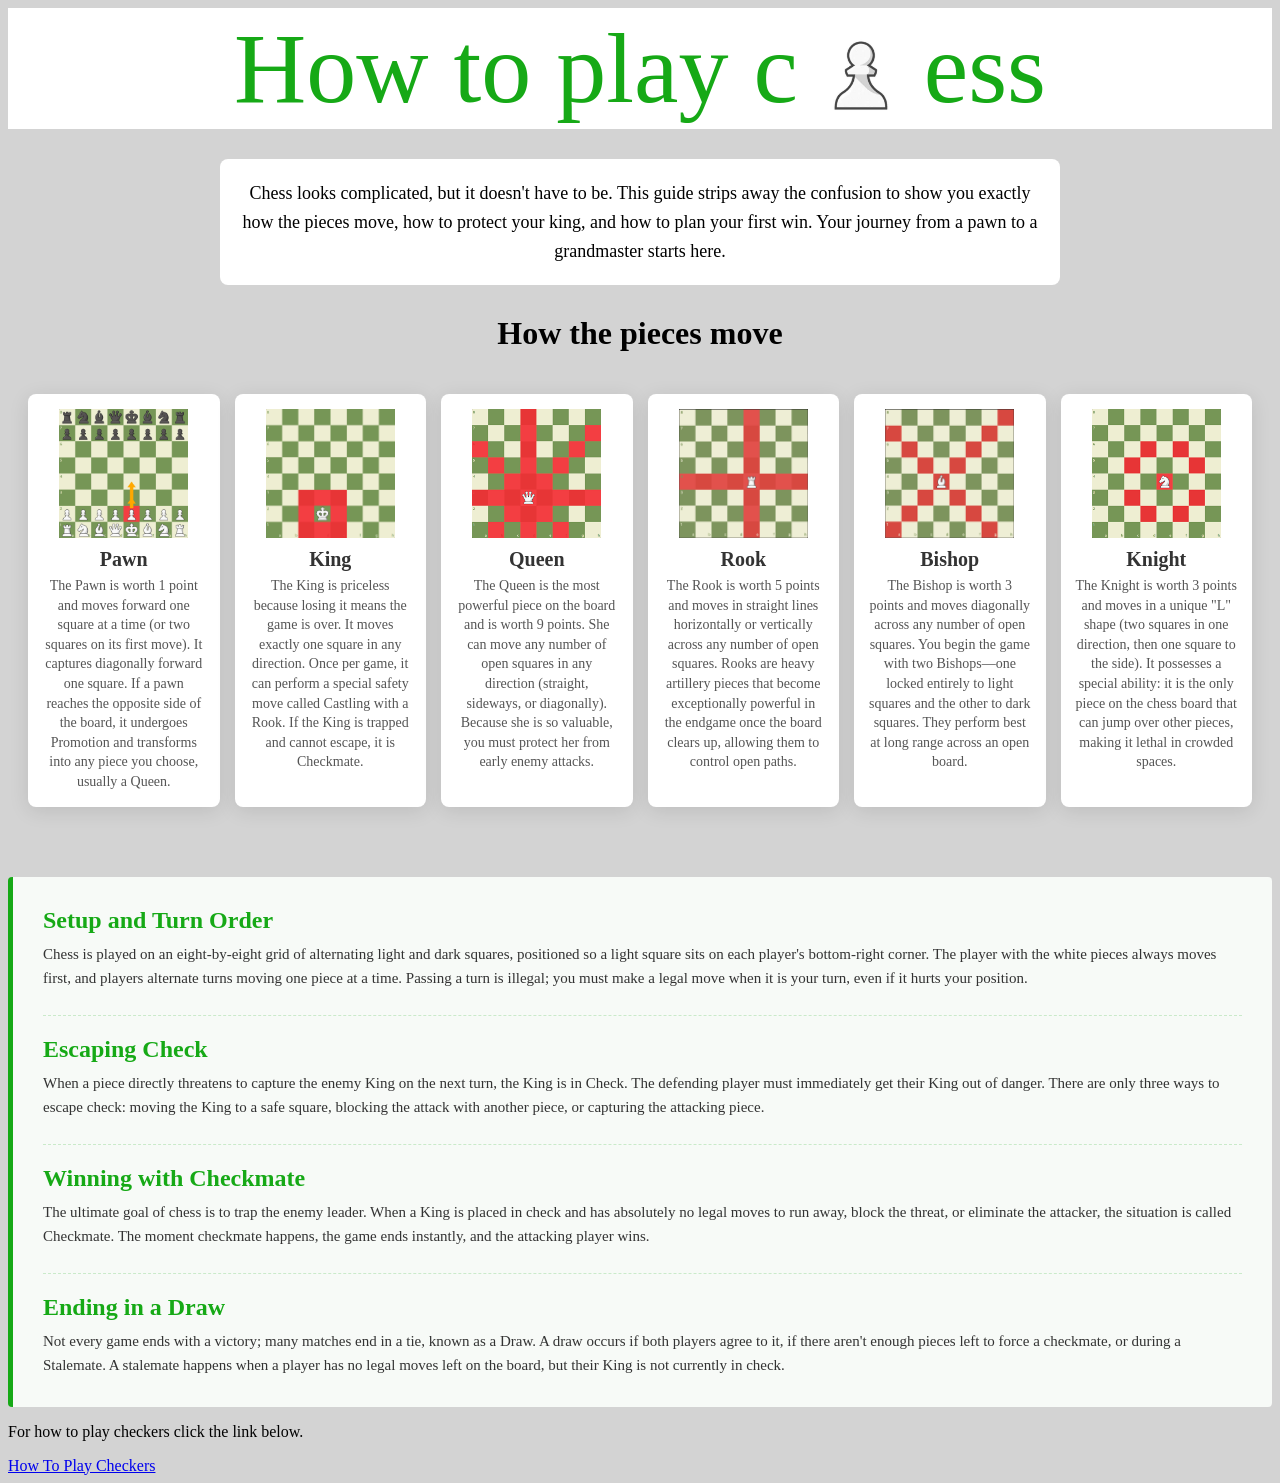
<file: index.html>
<!DOCTYPE html>
<html>
    <head>
<style>
  .header-container {
    display: flex;
    gap: 10px; 
    background-color: white;
     justify-content: center;
     align-items: center;
     color:rgb(22, 169, 22) ;
  }
</style>
        <title> How to play chess</title>
        <link href= "resources/css/style.css" rel="stylesheet" type="text/css">

<link rel= "shortcut icon" href="./resources/Chessimages/favicon.ico" type= "image/x-icon">
<link rel="icon" href="./resources/Chessimages/favicon.ico" type= "image/x-icon">

</head>
    <body>
       <div class="header-container"> <p style="font-size: 100px;">How to play c</p> <img src= "resources/Chessimages/pawn.jpg" width= 100 height = 100 alt="Chess Pawn"/>  <p style="font-size: 100px;">ess</p></div>
         <div class="intro-box">
    <p>Chess looks complicated, but it doesn't have to be. This guide strips away the confusion to show you exactly how the pieces move, how to protect your king, and how to plan your first win. Your journey from a pawn to a grandmaster starts here.</p>
         </div>
         <h1> How the pieces move</h1>

         <div class="pieces-container">
  
  <div class="piece-card">
    <img src="resources/Chessimages/Pawn.png" width = 16% height =25% alt="Pawn"/>
    <h2>Pawn</h2>
    <p> The Pawn is worth 1 point and moves forward one square at a time (or two squares on its first move). It captures diagonally forward one square. If a pawn reaches the opposite side of the board, it undergoes Promotion and transforms into any piece you choose, usually a Queen.</p>
  </div>

  <div class="piece-card">
    <img src="resources/Chessimages/King.png" width = 16% height =25% alt="King"/>
    <h2>King</h2>
    <p> The King is priceless because losing it means the game is over. It moves exactly one square in any direction. Once per game, it can perform a special safety move called Castling with a Rook. If the King is trapped and cannot escape, it is Checkmate.</p>
  </div>

  <div class="piece-card">
    <img src="resources/Chessimages/Queen.png"  width = 16% height =25% alt="Queen"/>
    <h2>Queen</h2>
    <p> The Queen is the most powerful piece on the board and is worth 9 points. She can move any number of open squares in any direction (straight, sideways, or diagonally). Because she is so valuable, you must protect her from early enemy attacks.</p>
  </div>

  <div class="piece-card">
    <img src="resources/Chessimages/Rook.png" width = 16% height =25% alt="Rook"/>
    <h2>Rook</h2>
    <p> The Rook is worth 5 points and moves in straight lines horizontally or vertically across any number of open squares. Rooks are heavy artillery pieces that become exceptionally powerful in the endgame once the board clears up, allowing them to control open paths.</p>
  </div>

  <div class="piece-card">
    <img src="resources/Chessimages/Bishop.png" width = 16% height =25% alt="Bishop"/>
    <h2>Bishop</h2>
    <p> The Bishop is worth 3 points and moves diagonally across any number of open squares. You begin the game with two Bishops—one locked entirely to light squares and the other to dark squares. They perform best at long range across an open board.</p>
  </div>

  <div class="piece-card">
    <img src="resources/Chessimages/Knight.png" width = 16% height =25% alt="Knight"/>
    <h2>Knight</h2>
    <p> The Knight is worth 3 points and moves in a unique "L" shape (two squares in one direction, then one square to the side). It possesses a special ability: it is the only piece on the chess board that can jump over other pieces, making it lethal in crowded spaces.</p>
  </div>
  </div>
  

  <p>
 <div class="rules-section">
            <h2>Setup and Turn Order</h2>
            <p>Chess is played on an eight-by-eight grid of alternating light and dark squares, positioned so a light square sits on each player's bottom-right corner. The player with the white pieces always moves first, and players alternate turns moving one piece at a time. Passing a turn is illegal; you must make a legal move when it is your turn, even if it hurts your position.</p>

            <h2>Escaping Check</h2>
            <p>When a piece directly threatens to capture the enemy King on the next turn, the King is in Check. The defending player must immediately get their King out of danger. There are only three ways to escape check: moving the King to a safe square, blocking the attack with another piece, or capturing the attacking piece.</p>

            <h2>Winning with Checkmate</h2>
            <p>The ultimate goal of chess is to trap the enemy leader. When a King is placed in check and has absolutely no legal moves to run away, block the threat, or eliminate the attacker, the situation is called Checkmate. The moment checkmate happens, the game ends instantly, and the attacking player wins.</p>

            <h2>Ending in a Draw</h2>
            <p>Not every game ends with a victory; many matches end in a tie, known as a Draw. A draw occurs if both players agree to it, if there aren't enough pieces left to force a checkmate, or during a Stalemate. A stalemate happens when a player has no legal moves left on the board, but their King is not currently in check.</p>
        </div>
<p>For how to play checkers click the link below.</p>
<a href="checkers-index.html">How To Play Checkers</a>
    </body>
</html>
</file>
<file: resources/css/style.css>
body {
  background-color: lightgrey;
}

.header-container {
  display: flex;
  gap: 10px; 
  background-color: white; 
  justify-content: center;
  align-items: center;
    display: flex;
    gap: 10px; 
    background-color: white;
     justify-content: center;
     align-items: center;
     color:rgb(22, 169, 22) ;
  }


.header-container p {
  background-color: transparent;
  margin: 3px;
}
.intro-box {
  background-color: white;      
  border-radius: 8px;            
  
  padding: 20px;               
  margin: 30px auto;             
  
  max-width: 800px;             
}

.intro-box p {
  background-color: transparent; 
  font-size: 18px;               
  line-height: 1.6;             
  text-align: center;            
  margin: 0;
}
h1 {
  text-align: center;
}

.image-row {
  display: flex;           
  justify-content: center;  
  gap: 20px;                
  margin: 30px 0;
}
.text {
justify-content: center;
}

.header-row {
  display: flex;
  gap: 268px; 
}
.Pawn-margin {
  display: flex;
  margin-left: 100px; 
}

.pieces-container {
  display: flex;
  justify-content: space-between; 
  gap: 15px;
  padding: 20px;
  
}


.piece-card {
  display: flex;
  flex-direction: column;
  align-items: center; 
  width: 16%;          
  

  background-color: white;
  border-radius: 8px;        
  padding: 15px;             
  box-shadow: 0 4px 20px rgba(0, 0, 0, 0.1); 
}


.piece-card img {
  width: 80%; 
  height: auto;
}


.piece-card h2 {
  margin: 10px 0 5px 0;
  font-size: 20px;
  color: #333;
}

.piece-card p {
  margin: 0;
  font-size: 14px;
  line-height: 1.4;
  color: #555;
  text-align: center;
}

.rules-section{
  margin-top: 50px;
  padding: 30px;
  background-color: #f7faf7;
  border-left: 5px solid rgb(22, 169, 22);
  border-radius: 4px;
}

.rules-section h2{
color: rgb(22, 169, 22);
font-size: 24px;
margin-top: 0;
margin-bottom: 8px;
display: flex;
align-items: center;
}

.rules-section h2:not(:first-of-type) {
margin-top: 25px;
padding-top: 20px;
border-top: 1px dashed rgba(22, 169, 22, 0.2);
}

 .rules-section p {
  margin: 0;
  color: #333333;
  line-height: 1.6;
  font-size: 15px;
}

.rules-section strong {
  color: rgb(22, 169, 22);
}
</file>
